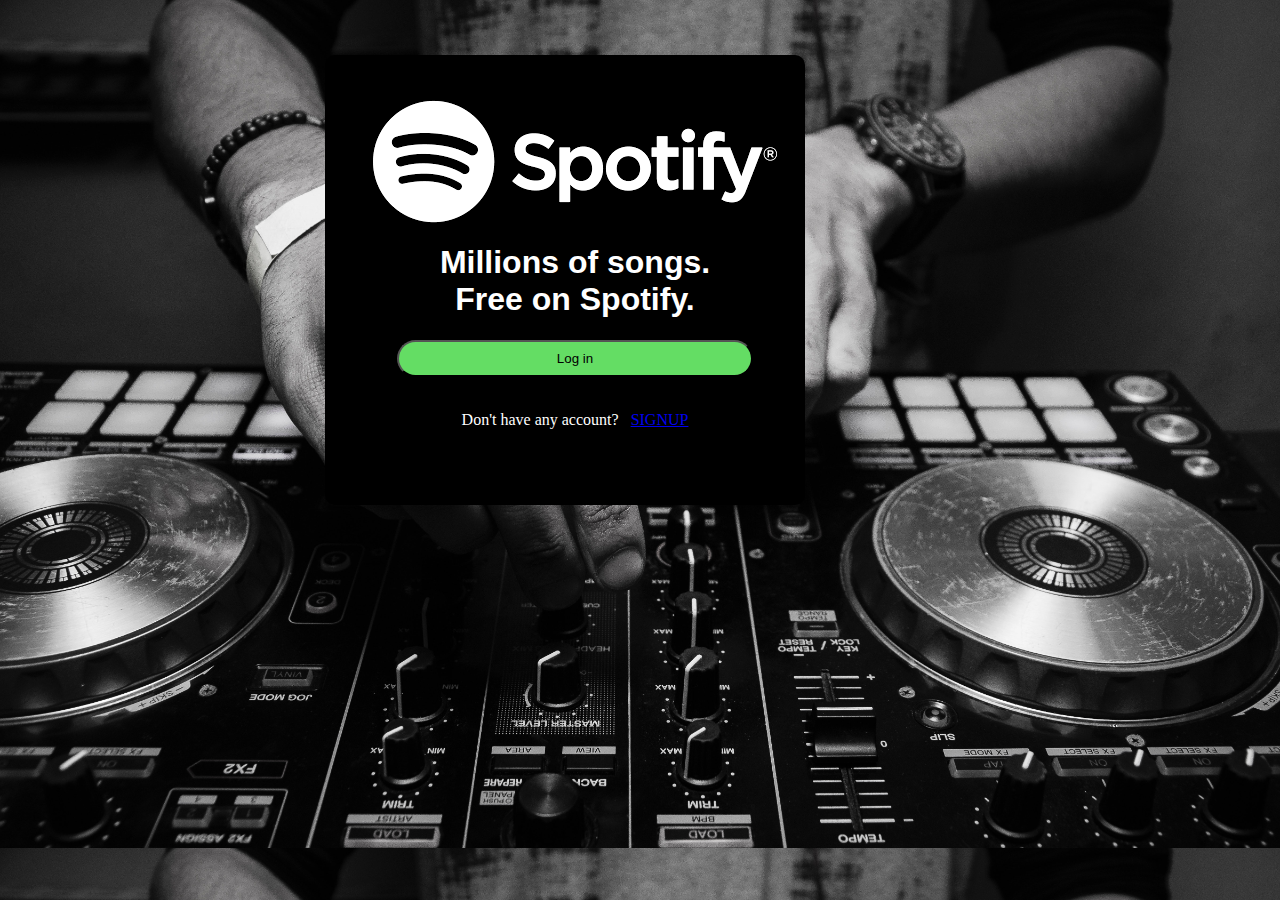
<file: index.html>
<html>
    <head>
        <title>
            Spotify
        </title>
        <link rel="stylesheet" href="home.css">
    </head>

    <body onload="myFunction()" style="margin:0;">
        <div>
        <img src="one.png">
        <h1>
            Millions of songs. <br>
            Free on Spotify.
        </h1>
        <input type="button" onclick="window.location.href :'login.html'" value="Log in"/>
       
        <br><br>
        <p>Don't have any account? &nbsp;
       
          <a href="singup.html">SIGNUP</a></p>
    </div>
    <!--
       <div class="loader">
       </div>
   
<script>
    var myVar;
    
    function myFunction() {
      myVar = setTimeout(showPage, 3000);
    }
    
    function showPage() {
      document.getElementById("loader").style.display = "none";
      document.getElementById("myDiv").style.display = "block";
    }
    </script>-->
    
    </body>
</html>
</file>
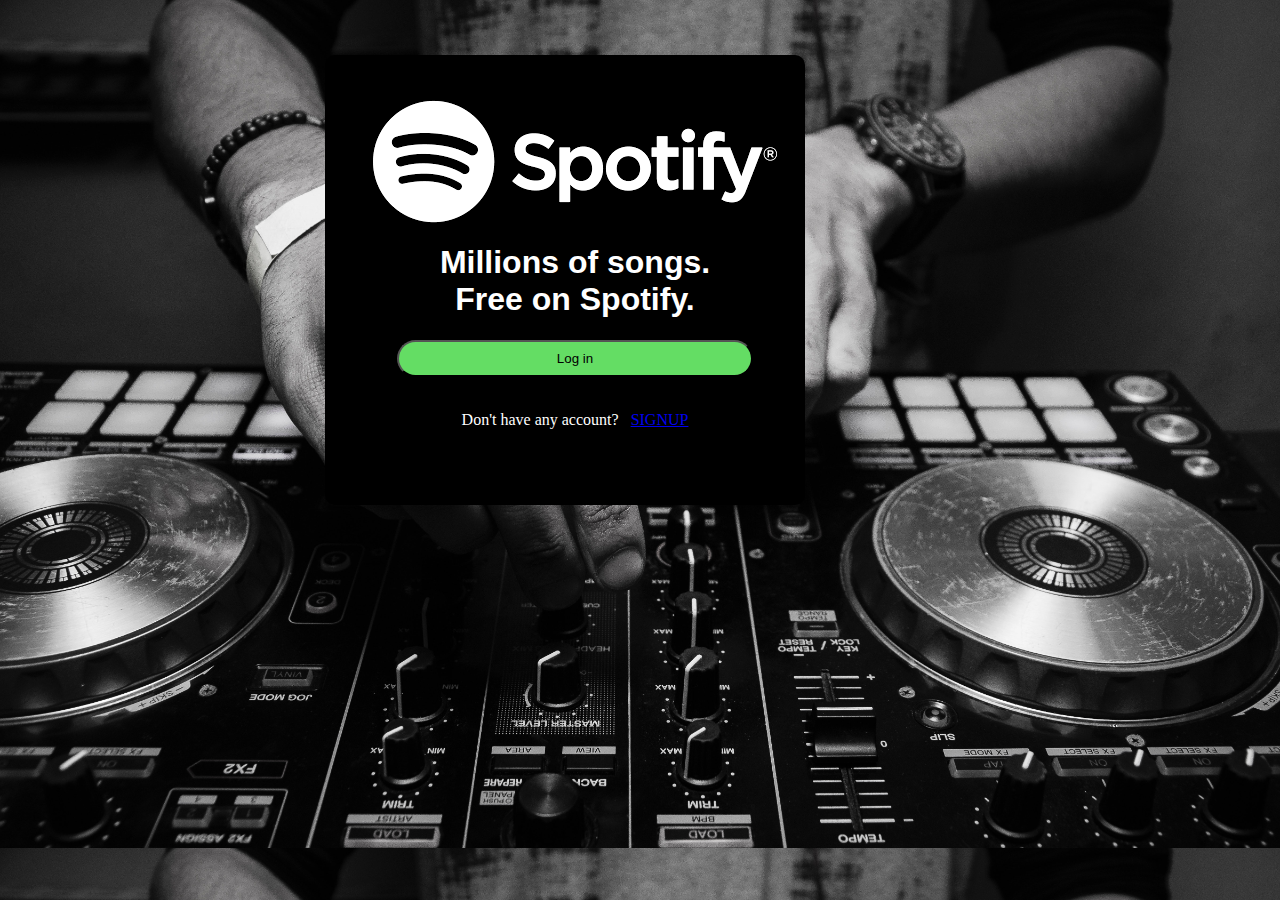
<file: index - Copy.html>
<html>
    <head>
        <title>
            Spotify
        </title>
        <link rel="stylesheet" href="home.css">
    </head>

    <body onload="myFunction()" style="margin:0;">
        <div>
        <img src="one.png">
        <h1>
            Millions of songs. <br>
            Free on Spotify.
        </h1>
        <input type="button" onclick= "window.location.href ='login.html'" value="Log in"/>
       
        <br><br>
        <p>Don't have any account? &nbsp;
       
          <a href="file:///D:/html/spotify/singup.html">SIGNUP</a></p>
    </div>
    <!--
       <div class="loader">
       </div>
   
<script>
    var myVar;
    
    function myFunction() {
      myVar = setTimeout(showPage, 3000);
    }
    
    function showPage() {
      document.getElementById("loader").style.display = "none";
      document.getElementById("myDiv").style.display = "block";
    }
    </script>-->
    
    </body>
</html>
</file>
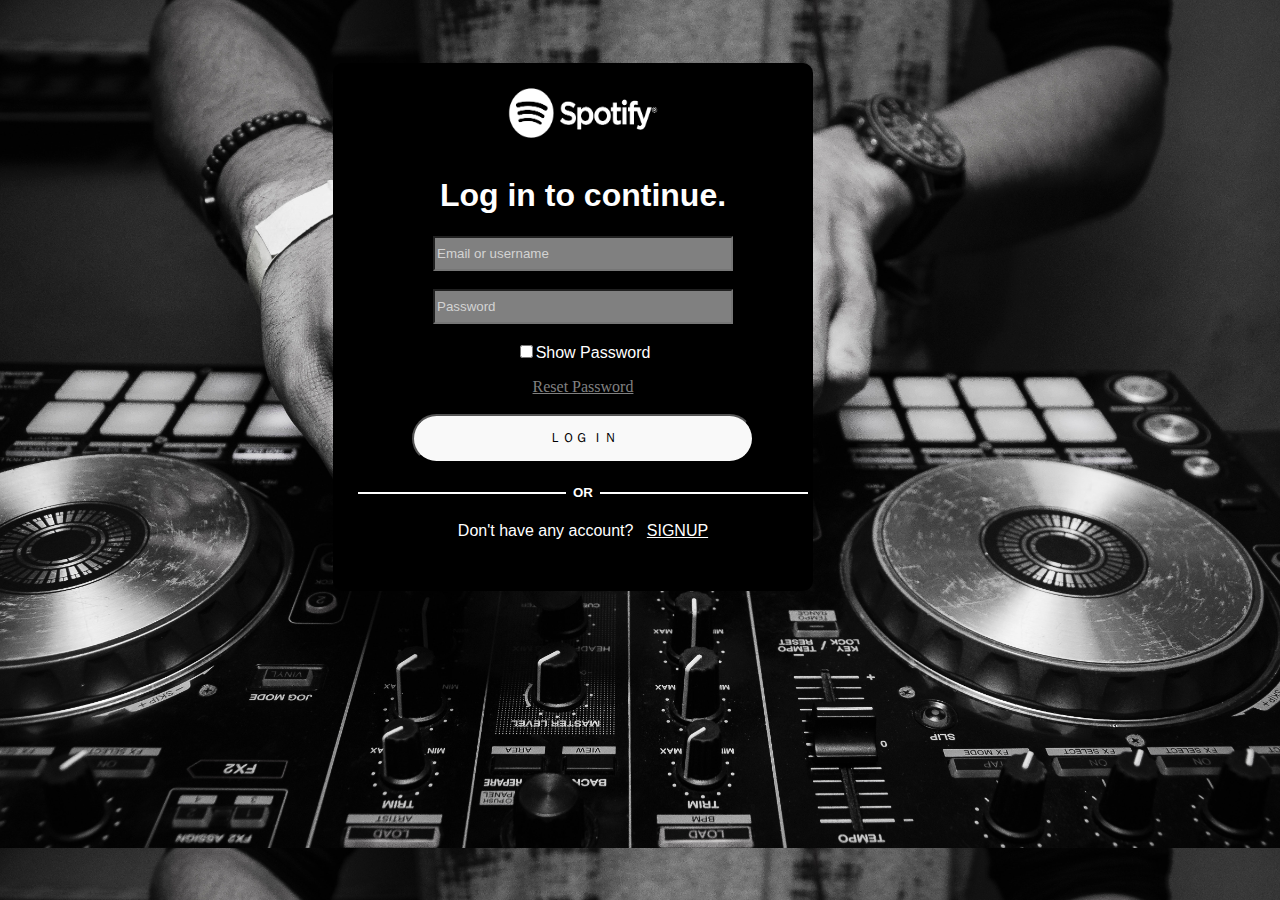
<file: login.html>
<html>
    <heaed>
        <title>Login</title>
        <link rel="stylesheet" href="login.css">
    </heaed>
    <body>
        <div>
            <img class="logo" src="one.png">
            <br><br>
            <h1>Log in to continue.</h1>

            <input class="userid" type="text" id="userid" placeholder="Email or username" name="userid"><br><br>
            <input class="psw" type="password" id="psw" placeholder="Password" name="psw"> <br><br>
            <input class="spas" type="checkbox" onclick="myFunction()">Show Password<br>
            <p><a class="reset" href="">Reset Password</a><br><br>
                <input class="in" type="button" onclick="window.location.herf=''" value="ＬＯＧ ＩＮ"/>
                <h5>&nbsp; OR &nbsp;</h5>
            Don't have any account? &nbsp;
            
                <a class="sin"href="singup.html">SIGNUP</a></p>
                
</div>

<script>
function myFunction() {
  var x = document.getElementById("psw");
  if (x.type === "password") {
    x.type = "text";
  } else {
    x.type = "password";
  }
}
</script>

        
 </body>
</html>
</file>
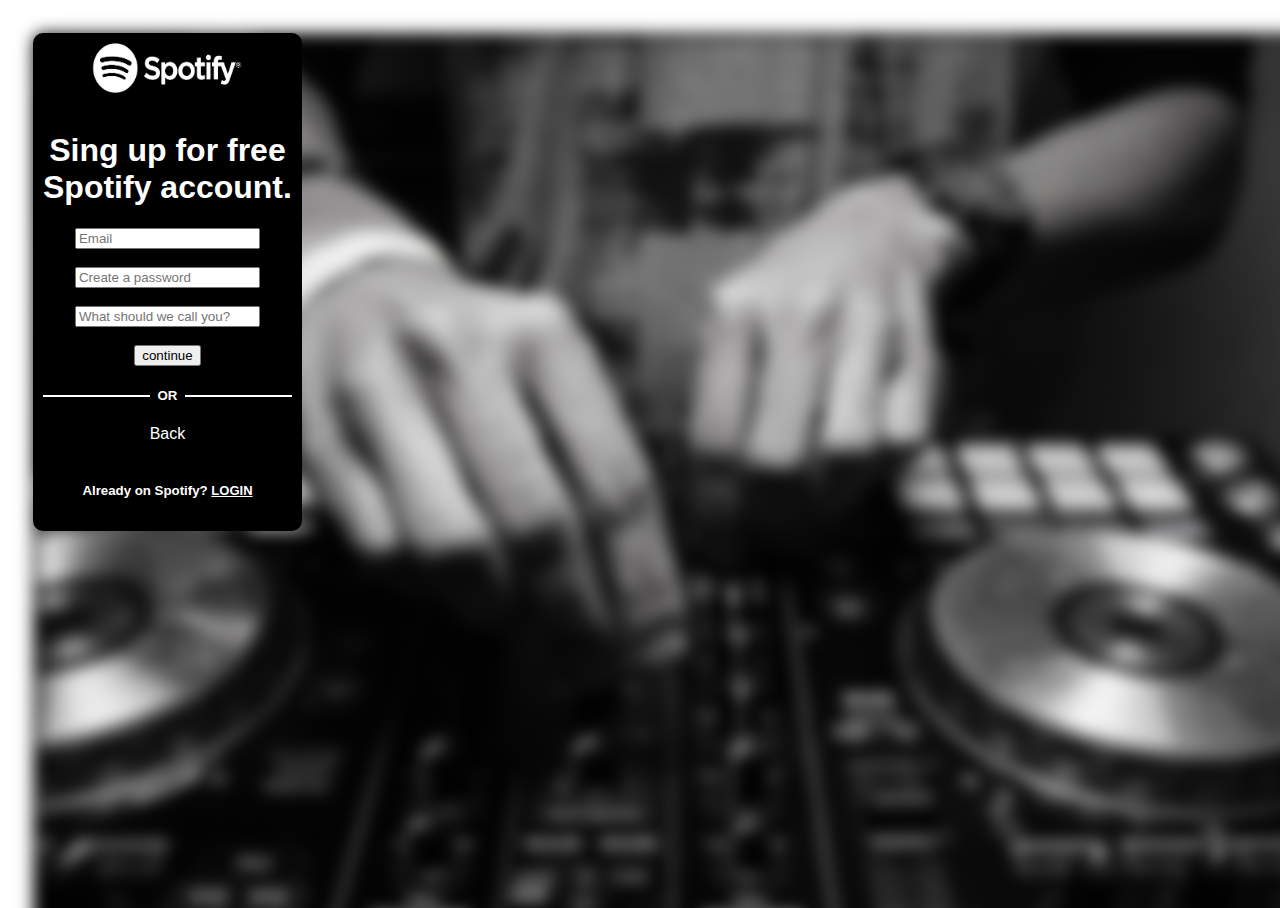
<file: singup.html>
<html>
    <head>
        <title>singup</title>
            <link rel="stylesheet" href="singup.css">
        
    </head>
    <body>
        <div class="bg-image"></div>
        <div>       
             <img class="logo" src="one.png"><br><br>
        <h1>
            Sing up for free<br>Spotify account.
        </h1>

        <input type="text" id="email" placeholder="Email" name="Email"><br><br>
        <input type="password" id="psw" placeholder="Create a password" name="Password"><br><br>
        <input type="text" id="name" placeholder="What should we call you?" name="name"><br><br>
        <button  onclick="checkMail()">continue</button>
        <h5 class="or">&nbsp; OR &nbsp;</h5>
        <!--<input type="button" id="Back" onclick="window.location.herf=''" value="Back"><br><br>-->
        
        <p><a href="index.html">Back</a><br><br>
            <h5>Already on Spotify?
                <a class="B" href="login.html">LOGIN</a>
            </h5>
            
        </div>
            <script type="text/javascript" src="singup.js"></script>

    </body>
</html>
</file>
<file: home.css>
body{

    background-image:url('860707.jpg');
    background-size:100%;
    padding-top:30px;
    padding-left:300px;

}
div{ 
    padding-left:40px;
    padding-top:40px;
    padding-left:20px;

    font-family:Arial, Helvetica, sans-serif;
    text-align:center;
    color:white;
    
    border-radius: 10px;
    background: black;
    border: 5px solid black;
    height: 400px;
    width: 450px;
    margin:25px;


}
input{
     
    background-color:rgb(100, 221, 100);
    padding-left:35%;
    padding-top:2%;
    padding-right:35%;
    padding-bottom:2%;
    border-radius:25px;

}
p{
    
    font-family:"Calibri";
    
}
p.a.link, a.visited{

    color:white; 
}
.loader
{
    border: 15px solid #837777;
    border-radius: 50%;
    
    border-top:16px solid rgb(47, 255, 109);
    border-bottom: 16px solid rgb(47, 255, 109);

    width: 120px;
    height: 100px;

    -webkit-animation: spin 1s linear infinite;
    animation: spin 2s linear infinite;
}

@-webkit-keyframes spin{
    0%{-webkit-transform: rotate(0deg);}
    100%{ -webkit-transform: rotate(360deg);}
}
    @keyframes spin{
        0%{ transform: rotate(0deg);}
        100%{transform: rotate(360deg);}
    }
</file>
<file: login.css>
body{

    background-image:url('860707.jpg');
    background-size:100%;
    padding-top:30px;
    padding-left:300px;

}
h1{
    color:white;
}
div{ 
    position:fixed;
    
    padding-left:40px;
    padding-top:20px;
    padding-left:20px;
    padding-bottom:30px;

    font-family:Arial, Helvetica, sans-serif;
    text-align:center;
    color:white;
    
    caret-color:transparent;
    
    
    border-radius: 10px;
    background: black;
    border: 5px solid black;
    height:flex;
    width: 450px;
    margin:25px;
}

img.logo{
    width:150px;
    height:50px;
}

input.in{
    background-color:rgb(249, 249, 249);
    padding-left:30%;
    padding-top:3%;
    padding-right:30%;
    padding-bottom:3%;
    border-radius:25px;

}
input.userid{
    
    color:white;
    background-color:gray;
    width:300px;
    height:35px;
}
input.psw{
    background-color:gray;
    color:white;
    width:300px;
    height:35px;
}
::placeholder{
    color:lightgray;
    opacity:1;
}
div.spas{
    padding-left:10%;
    color:greenyellow;
}
h5{
    display:flex;
    flex-direction: row;
}
h5:before,
h5:after {
    content:"";
    flex: 1 1;
    border-bottom: 2px solid white ;
    margin: auto;
}
p{
    font-family:"Calibri";
}
a.sin{
    color:white;
}
a.reset{
    color:gray;
    
}
</file>
<file: singup.css>
body, html{

    height:100%;
 
    padding-left:0px;
    
}
.bg-image{
    background-image:url('860707.jpg');

    position:fixed;

    filter: blur(8px);
  -webkit-filter: blur(8px);

    background-size:100%;
    

    height:100%;
    width:100%;

    background-position: center;
    background-repeat: no-repeat;
    background-size: cover;
}
h1{
    color:white;
}
div{
    position:fixed;
    
    padding:5px;

    font-family:Arial, Helvetica, sans-serif;
    text-align:center;
    color:white;

    border-radius: 10px;
    background: black;
    border: 5px solid black;
    
    height:flex;
    width:flex;
    margin:25px;

}
img.logo{
    padding: center;

    width:150px;
    height:50px;
}
h5.or{
    display:flex;
    flex-direction: row;
    
}
h5:before,
h5:after {
    content:"";
    flex: 1 1;
    border-bottom: 2px solid white;
    margin: auto;
}
a:link, a:visited{


    color: white;
    text-decoration:none;
    font-family:Arial, Helvetica, sans-serif;

}
a.B{

    color:white;
    font-size:13px;
    text-decoration:underline;
    font-weight:bold;
    font-family:Arial, Helvetica, sans-serif; 
    
}
</file>
